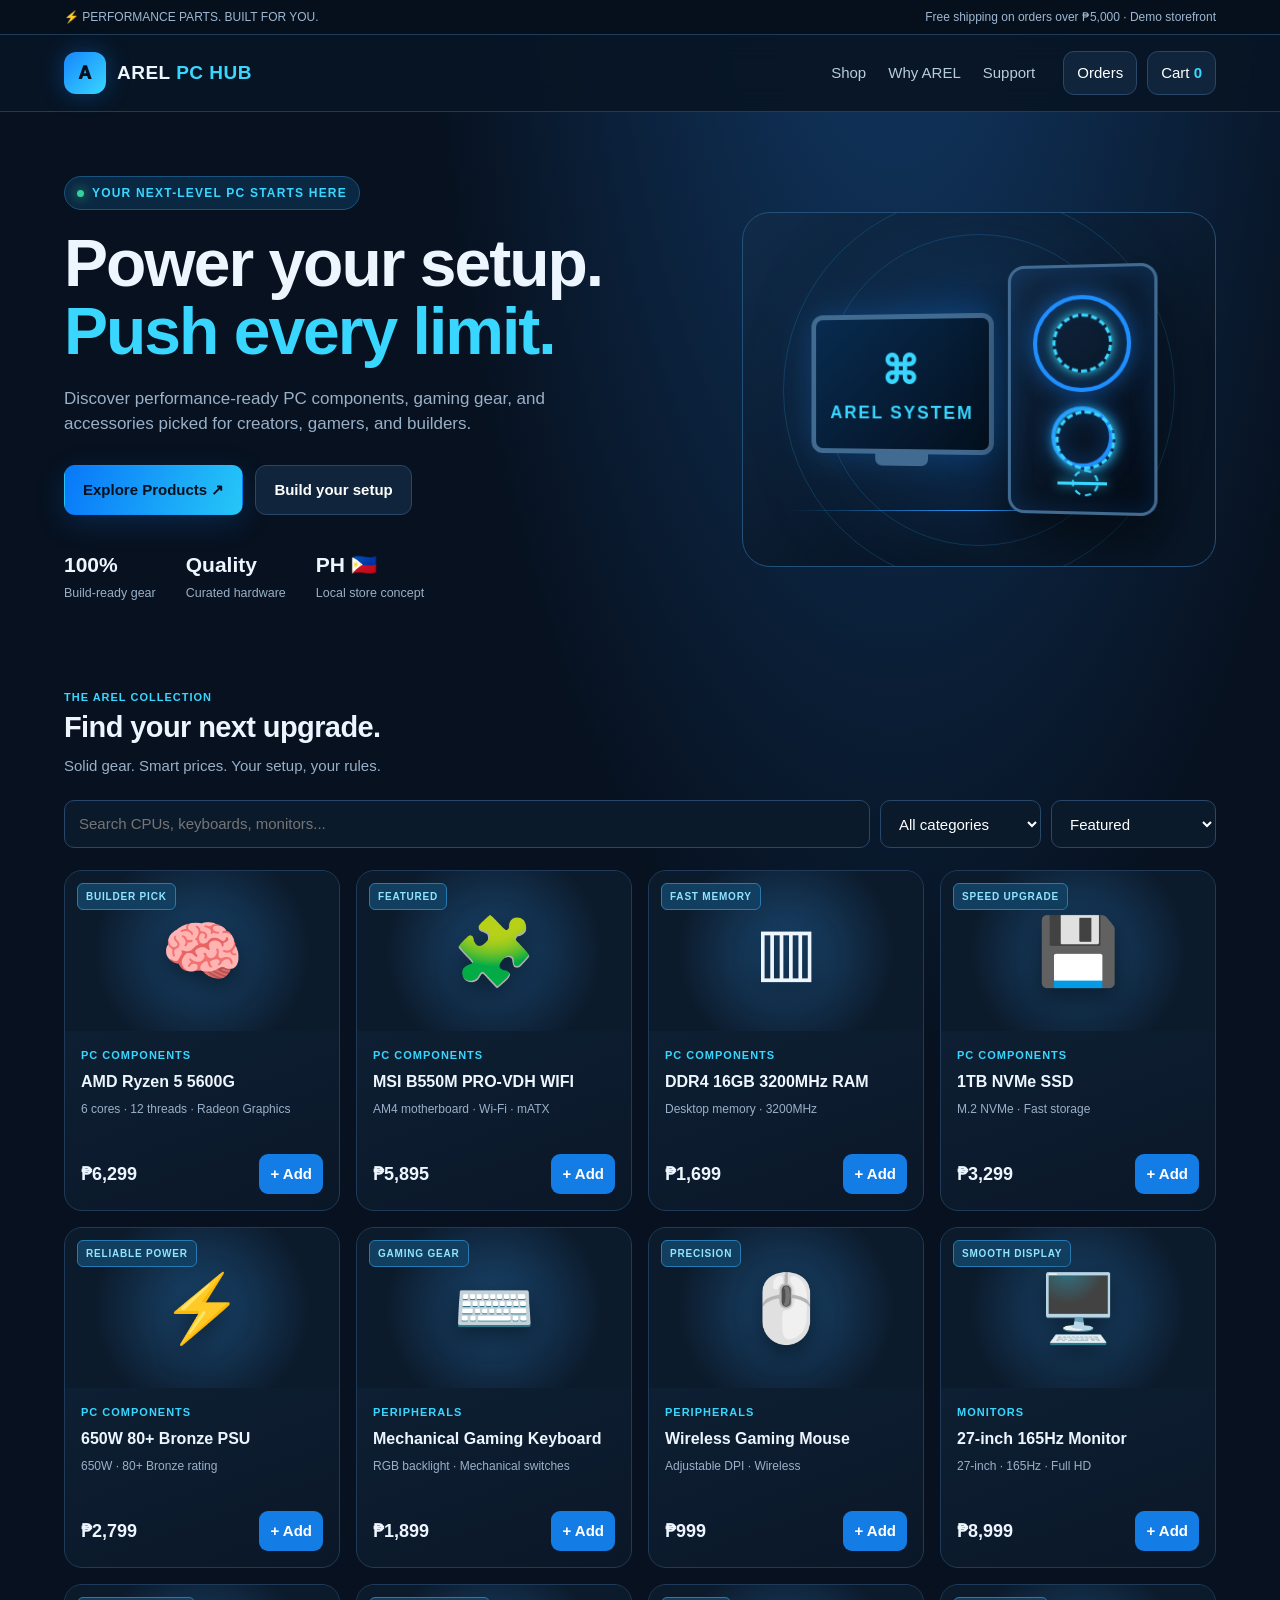
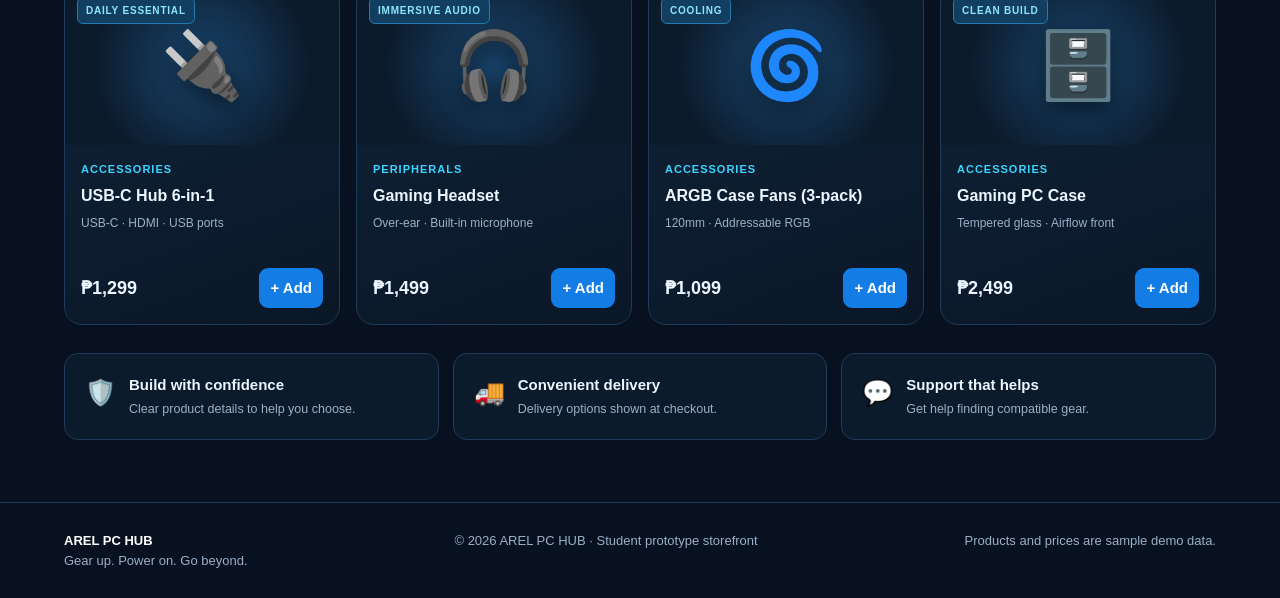
<file: index.html>
<!DOCTYPE html>
<html lang="en">
<head>
<meta charset="UTF-8">
<meta name="viewport" content="width=device-width, initial-scale=1.0">
<title>AREL PC HUB | Computer Store</title>
<style>
:root{--bg:#07111f;--panel:#0d1b2d;--panel2:#10243b;--blue:#1687ff;--cyan:#39d6ff;--text:#edf6ff;--muted:#9ab0c8;--line:#203b59;--green:#35d39a}
*{box-sizing:border-box}html{scroll-behavior:smooth}body{margin:0;background:radial-gradient(ellipse at 70% -10%,#123b69 0,transparent 38%),var(--bg);color:var(--text);font:15px/1.5 Inter,Segoe UI,Arial,sans-serif}button,input,select{font:inherit}button{cursor:pointer}.wrap{max-width:1200px;margin:auto;padding:0 24px}
.topbar{background:#06101c;border-bottom:1px solid var(--line);color:#9eb7d2;font-size:12px;padding:8px 0}.topbar .wrap{display:flex;justify-content:space-between;gap:12px;flex-wrap:wrap}
header{position:sticky;top:0;z-index:10;background:#081525ed;backdrop-filter:blur(14px);border-bottom:1px solid var(--line)}.nav{display:flex;align-items:center;gap:28px;min-height:76px}.brand{display:flex;align-items:center;gap:11px;font-weight:900;letter-spacing:.5px;font-size:19px;white-space:nowrap}.logo{width:42px;height:42px;border-radius:12px;display:grid;place-items:center;background:linear-gradient(135deg,var(--blue),var(--cyan));color:#06101c;font-weight:1000;font-size:18px;box-shadow:0 0 25px #1687ff55}.brand span em{font-style:normal;color:var(--cyan)}.links{display:flex;gap:22px;margin-left:auto}.links a{color:#b8cce0;text-decoration:none}.links a:hover{color:white}.nav-actions{display:flex;gap:10px}.iconbtn{background:#10243b;border:1px solid #294768;color:white;padding:10px 13px;border-radius:11px}.count{color:var(--cyan);font-weight:800}
.hero{padding:64px 0 48px}.hero-grid{display:grid;grid-template-columns:1.15fr .85fr;gap:36px;align-items:center}.eyebrow{display:inline-flex;align-items:center;gap:8px;color:var(--cyan);border:1px solid #1b527e;background:#0b2842;padding:7px 12px;border-radius:100px;font-size:12px;font-weight:800;letter-spacing:1.2px}.dot{width:7px;height:7px;background:var(--green);border-radius:50%;box-shadow:0 0 12px var(--green)}h1{font-size:clamp(40px,5.4vw,66px);line-height:1.03;letter-spacing:-2px;margin:20px 0}h1 span{color:var(--cyan)}.hero p{color:var(--muted);font-size:17px;max-width:560px}.buttons{display:flex;gap:12px;flex-wrap:wrap;margin-top:28px}.primary,.secondary{padding:13px 18px;border-radius:11px;border:1px solid transparent;font-weight:800}.primary{background:linear-gradient(110deg,#0877f9,#26c7f7);color:#03101e;box-shadow:0 8px 30px #1687ff30}.secondary{background:#10243b;border-color:#294768;color:white}.stats{display:flex;gap:30px;margin-top:34px}.stats strong{display:block;font-size:21px}.stats small{color:var(--muted)}.hero-art{position:relative;min-height:355px;border:1px solid #24517a;border-radius:28px;background:linear-gradient(145deg,#102b49,#081525 70%);display:grid;place-items:center;overflow:hidden}.hero-art:before,.hero-art:after{content:"";position:absolute;border:1px solid #278bce40;border-radius:50%;width:310px;height:310px}.hero-art:after{width:390px;height:390px}.glow{position:absolute;width:240px;height:240px;background:#1687ff33;filter:blur(60px);border-radius:50%}.pc-illustration{position:relative;z-index:1;display:flex;align-items:center;gap:14px;transform:perspective(700px) rotateY(-8deg)}.tower{width:145px;height:245px;border:3px solid #426b92;border-radius:16px;background:linear-gradient(135deg,#122a45,#030913);box-shadow:inset 0 0 24px #1687ff30,0 25px 50px #0008;padding:13px;display:flex;flex-direction:column;align-items:center;justify-content:center;gap:14px}.fan{width:95px;height:95px;border:4px solid #1f8eff;border-radius:50%;display:grid;place-items:center;box-shadow:0 0 22px #1687ff88,inset 0 0 22px #1687ff44}.fan:before{content:"";width:52px;height:52px;border-radius:50%;border:3px dashed var(--cyan);box-shadow:0 0 12px var(--cyan)}.light{width:48px;height:3px;background:var(--cyan);box-shadow:0 0 12px var(--cyan)}.monitor{width:190px;height:142px;border:5px solid #426b92;border-radius:12px;background:linear-gradient(135deg,#082b50,#04101e);display:grid;place-items:center;box-shadow:0 0 35px #1687ff44}.screen-content{text-align:center;color:var(--cyan);font-weight:900;font-size:18px;letter-spacing:2px}.screen-content span{display:block;font-size:40px}.stand{width:55px;height:12px;background:#426b92;margin:auto;border-radius:0 0 7px 7px}.deskline{position:absolute;bottom:55px;width:80%;height:1px;background:linear-gradient(90deg,transparent,#279bff,transparent)}
.section{padding:38px 0 62px}.section-head{display:flex;align-items:end;justify-content:space-between;gap:16px;margin-bottom:22px}.section-head h2{font-size:29px;margin:0;letter-spacing:-.6px}.section-head p{margin:6px 0 0;color:var(--muted)}.searchrow{display:flex;gap:10px;flex-wrap:wrap;margin-bottom:22px}.searchrow input,.searchrow select,.checkout-form input,.checkout-form select{background:#0b1a2b;color:white;border:1px solid #294768;border-radius:10px;padding:12px 14px;outline:none}.searchrow input{flex:1;min-width:220px}.searchrow select{min-width:155px}.searchrow input:focus,.checkout-form input:focus{border-color:var(--cyan)}
.products{display:grid;grid-template-columns:repeat(4,1fr);gap:16px}.product{background:linear-gradient(160deg,#10243a,#0a1727);border:1px solid var(--line);border-radius:18px;overflow:hidden;transition:.2s;display:flex;flex-direction:column}.product:hover{transform:translateY(-4px);border-color:#258ce0;box-shadow:0 12px 32px #0004}.product-visual{height:160px;display:grid;place-items:center;background:radial-gradient(circle at center,#1a4770,#0c1b2c 68%);position:relative}.product-visual .emoji{font-size:66px;filter:drop-shadow(0 8px 12px #0008)}.tag{position:absolute;left:12px;top:12px;background:#123f60;border:1px solid #267ab1;color:#8fe5ff;font-size:10px;font-weight:900;letter-spacing:.8px;padding:5px 8px;border-radius:6px}.product-body{padding:16px;display:flex;flex-direction:column;flex:1}.category{color:var(--cyan);font-size:11px;text-transform:uppercase;letter-spacing:1px;font-weight:800}.product h3{font-size:16px;margin:6px 0}.spec{color:var(--muted);font-size:12px;min-height:38px}.price-row{display:flex;align-items:center;justify-content:space-between;gap:8px;margin-top:auto;padding-top:16px}.price{font-size:18px;font-weight:900}.add{border:0;background:#147ce5;color:white;border-radius:9px;padding:9px 11px;font-weight:900}.add:hover{background:#31b6ff;color:#04101e}
.feature-strip{display:grid;grid-template-columns:repeat(3,1fr);gap:14px;margin-top:28px}.feature{padding:20px;border:1px solid var(--line);background:#0c1b2b;border-radius:14px;display:flex;gap:13px}.feature .ficon{font-size:25px}.feature strong{display:block}.feature small{color:var(--muted)}
.overlay{position:fixed;inset:0;background:#020711b8;z-index:30;display:none;justify-content:flex-end}.overlay.show{display:flex}.drawer{width:min(450px,100%);height:100%;overflow:auto;background:#0b1a2a;border-left:1px solid var(--line);padding:24px}.drawer-head{display:flex;justify-content:space-between;align-items:center}.drawer h2{margin:0}.close{background:transparent;border:1px solid var(--line);color:white;border-radius:8px;padding:7px 11px}.cart-item{display:grid;grid-template-columns:1fr auto;gap:8px;padding:16px 0;border-bottom:1px solid var(--line)}.cart-item small{display:block;color:var(--muted)}.qty{display:flex;gap:7px;align-items:center;margin-top:8px}.qty button{background:#173552;color:white;border:1px solid #31577a;border-radius:6px;width:25px;height:25px}.total{display:flex;justify-content:space-between;font-size:19px;font-weight:900;padding:22px 0}.full{width:100%}.empty{color:var(--muted);padding:35px 0;text-align:center}.checkout-form{display:grid;gap:12px;margin-top:20px}.checkout-form label{font-size:12px;color:#b6cce1}.checkout-form input,.checkout-form select{width:100%;margin-top:5px}.notice{display:none;padding:14px;background:#0d3a36;border:1px solid #267f72;color:#a8ffdf;border-radius:10px;margin-top:15px}.notice.show{display:block}.page{display:none}.page.active{display:block}
footer{border-top:1px solid var(--line);padding:28px 0;color:var(--muted);font-size:13px}.footerrow{display:flex;justify-content:space-between;gap:15px;flex-wrap:wrap}.footerrow strong{color:white}
@media(max-width:900px){.hero-grid{grid-template-columns:1fr}.hero-art{min-height:300px}.products{grid-template-columns:repeat(2,1fr)}.links{display:none}.nav{gap:12px}.nav-actions{margin-left:auto}.feature-strip{grid-template-columns:1fr}}
@media(max-width:520px){.wrap{padding:0 15px}.hero{padding-top:42px}.products{grid-template-columns:1fr 1fr;gap:10px}.product-visual{height:120px}.product-visual .emoji{font-size:48px}.product-body{padding:11px}.product h3{font-size:14px}.price{font-size:15px}.add{padding:8px}.stats{gap:18px}.hero-art{min-height:250px}.tower{width:95px;height:175px}.fan{width:65px;height:65px}.fan:before{width:35px;height:35px}.monitor{width:130px;height:105px}.screen-content span{font-size:28px}h1{letter-spacing:-1.4px}}
</style>
</head>
<body>
<div class="topbar"><div class="wrap"><span>⚡ PERFORMANCE PARTS. BUILT FOR YOU.</span><span>Free shipping on orders over ₱5,000 · Demo storefront</span></div></div>
<header><div class="wrap nav">
  <a href="#" class="brand" style="text-decoration:none;color:inherit" onclick="showPage('home');return false"><div class="logo">A</div><span>AREL <em>PC HUB</em></span></a>
  <nav class="links"><a href="#products">Shop</a><a href="#why">Why AREL</a><a href="#footer">Support</a></nav>
  <div class="nav-actions"><button class="iconbtn" onclick="showPage('orders')">Orders</button><button class="iconbtn" onclick="openCart()">Cart <span class="count" id="cartCount">0</span></button></div>
</div></header>
<main id="homePage" class="page active">
<section class="hero"><div class="wrap hero-grid">
  <div><div class="eyebrow"><span class="dot"></span> YOUR NEXT-LEVEL PC STARTS HERE</div><h1>Power your setup.<br><span>Push every limit.</span></h1><p>Discover performance-ready PC components, gaming gear, and accessories picked for creators, gamers, and builders.</p><div class="buttons"><button class="primary" onclick="document.getElementById('products').scrollIntoView({behavior:'smooth'})">Explore Products ↗</button><button class="secondary" onclick="filterCategory('PC Components')">Build your setup</button></div><div class="stats"><div><strong>100%</strong><small>Build-ready gear</small></div><div><strong>Quality</strong><small>Curated hardware</small></div><div><strong>PH 🇵🇭</strong><small>Local store concept</small></div></div></div>
  <div class="hero-art" aria-label="Stylized gaming computer illustration"><div class="glow"></div><div class="pc-illustration"><div><div class="monitor"><div class="screen-content"><span>⌘</span>AREL SYSTEM</div></div><div class="stand"></div></div><div class="tower"><div class="fan"></div><div class="fan" style="width:60px;height:60px"><div style="width:26px;height:26px;border:2px dashed #39d6ff;border-radius:50%"></div></div><div class="light"></div></div></div><div class="deskline"></div></div>
</div></section>
<section class="section" id="products"><div class="wrap">
  <div class="section-head"><div><div class="category">THE AREL COLLECTION</div><h2>Find your next upgrade.</h2><p>Solid gear. Smart prices. Your setup, your rules.</p></div></div>
  <div class="searchrow"><input id="search" placeholder="Search CPUs, keyboards, monitors..." oninput="renderProducts()"><select id="category" onchange="renderProducts()"><option value="All">All categories</option><option>PC Components</option><option>Peripherals</option><option>Monitors</option><option>Accessories</option></select><select id="sort" onchange="renderProducts()"><option value="featured">Featured</option><option value="low">Price: low to high</option><option value="high">Price: high to low</option></select></div>
  <div class="products" id="productGrid"></div>
  <div class="feature-strip" id="why"><div class="feature"><div class="ficon">🛡️</div><div><strong>Build with confidence</strong><small>Clear product details to help you choose.</small></div></div><div class="feature"><div class="ficon">🚚</div><div><strong>Convenient delivery</strong><small>Delivery options shown at checkout.</small></div></div><div class="feature"><div class="ficon">💬</div><div><strong>Support that helps</strong><small>Get help finding compatible gear.</small></div></div></div>
</div></section></main>
<main id="ordersPage" class="page"><section class="section"><div class="wrap"><button class="secondary" onclick="showPage('home')">← Back to shop</button><div class="section-head" style="margin-top:28px"><div><div class="category">ORDER CENTER</div><h2>Your orders</h2><p>Demo orders created during this browser session appear here.</p></div></div><div id="ordersList" class="product" style="padding:20px">No orders yet. Add products to your cart and complete the demo checkout to see an order here.</div></div></section></main>
<footer id="footer"><div class="wrap footerrow"><div><strong>AREL PC HUB</strong><br>Gear up. Power on. Go beyond.</div><div>© 2026 AREL PC HUB · Student prototype storefront</div><div>Products and prices are sample demo data.</div></div></footer>
<div class="overlay" id="cartOverlay" onclick="if(event.target===this)closeCart()"><aside class="drawer"><div class="drawer-head"><h2>Your cart</h2><button class="close" onclick="closeCart()">✕</button></div><div id="cartItems"></div><div class="total"><span>Total</span><span id="cartTotal">₱0</span></div><button class="primary full" onclick="showCheckout()">Proceed to checkout →</button><div id="checkout" style="display:none"><h3>Delivery details</h3><form class="checkout-form" id="checkoutForm"><label>Full name<input name="name" required placeholder="Juan Dela Cruz"></label><label>Email address<input type="email" name="email" required placeholder="you@example.com"></label><label>Delivery address<input name="address" required placeholder="House no., street, city"></label><label>Payment method<select name="payment" required><option value="">Select payment method</option><option>Cash on Delivery</option><option>GCash (demo only)</option><option>Bank Transfer (demo only)</option></select></label><button class="primary full" type="submit">Place demo order</button></form><div id="orderNotice" class="notice"></div></div></aside></div>
<script>
const products=[
{id:1,name:'AMD Ryzen 5 5600G',cat:'PC Components',price:6299,emoji:'🧠',tag:'BUILDER PICK',spec:'6 cores · 12 threads · Radeon Graphics'},
{id:2,name:'MSI B550M PRO-VDH WIFI',cat:'PC Components',price:5895,emoji:'🧩',tag:'FEATURED',spec:'AM4 motherboard · Wi-Fi · mATX'},
{id:3,name:'DDR4 16GB 3200MHz RAM',cat:'PC Components',price:1699,emoji:'▥',tag:'FAST MEMORY',spec:'Desktop memory · 3200MHz'},
{id:4,name:'1TB NVMe SSD',cat:'PC Components',price:3299,emoji:'💾',tag:'SPEED UPGRADE',spec:'M.2 NVMe · Fast storage'},
{id:5,name:'650W 80+ Bronze PSU',cat:'PC Components',price:2799,emoji:'⚡',tag:'RELIABLE POWER',spec:'650W · 80+ Bronze rating'},
{id:6,name:'Mechanical Gaming Keyboard',cat:'Peripherals',price:1899,emoji:'⌨️',tag:'GAMING GEAR',spec:'RGB backlight · Mechanical switches'},
{id:7,name:'Wireless Gaming Mouse',cat:'Peripherals',price:999,emoji:'🖱️',tag:'PRECISION',spec:'Adjustable DPI · Wireless'},
{id:8,name:'27-inch 165Hz Monitor',cat:'Monitors',price:8999,emoji:'🖥️',tag:'SMOOTH DISPLAY',spec:'27-inch · 165Hz · Full HD'},
{id:9,name:'USB-C Hub 6-in-1',cat:'Accessories',price:1299,emoji:'🔌',tag:'DAILY ESSENTIAL',spec:'USB-C · HDMI · USB ports'},
{id:10,name:'Gaming Headset',cat:'Peripherals',price:1499,emoji:'🎧',tag:'IMMERSIVE AUDIO',spec:'Over-ear · Built-in microphone'},
{id:11,name:'ARGB Case Fans (3-pack)',cat:'Accessories',price:1099,emoji:'🌀',tag:'COOLING',spec:'120mm · Addressable RGB'},
{id:12,name:'Gaming PC Case',cat:'Accessories',price:2499,emoji:'🗄️',tag:'CLEAN BUILD',spec:'Tempered glass · Airflow front'}
];
let cart={},orders=[];
const peso=n=>'₱'+n.toLocaleString('en-PH');
function renderProducts(){let q=(document.getElementById('search')?.value||'').toLowerCase(),cat=document.getElementById('category')?.value||'All',sort=document.getElementById('sort')?.value||'featured';let list=products.filter(p=>(cat==='All'||p.cat===cat)&&(p.name+' '+p.cat+' '+p.spec).toLowerCase().includes(q));if(sort==='low')list.sort((a,b)=>a.price-b.price);if(sort==='high')list.sort((a,b)=>b.price-a.price);document.getElementById('productGrid').innerHTML=list.length?list.map(p=>`<article class="product"><div class="product-visual"><span class="tag">${p.tag}</span><div class="emoji">${p.emoji}</div></div><div class="product-body"><div class="category">${p.cat}</div><h3>${p.name}</h3><div class="spec">${p.spec}</div><div class="price-row"><span class="price">${peso(p.price)}</span><button class="add" onclick="addToCart(${p.id})" aria-label="Add ${p.name} to cart">+ Add</button></div></div></article>`).join(''):'<div class="empty">No products found. Try a different search or category.</div>'}
function addToCart(id){cart[id]=(cart[id]||0)+1;updateCart();const b=document.getElementById('cartCount');b.animate([{transform:'scale(1.3)'},{transform:'scale(1)'}],{duration:250})}
function updateCart(){let count=Object.values(cart).reduce((a,b)=>a+b,0);document.getElementById('cartCount').textContent=count;let entries=Object.entries(cart);document.getElementById('cartItems').innerHTML=entries.length?entries.map(([id,qty])=>{let p=products.find(x=>x.id===+id);return `<div class="cart-item"><div><strong>${p.name}</strong><small>${peso(p.price)} each</small><div class="qty"><button onclick="changeQty(${id},-1)">−</button><span>${qty}</span><button onclick="changeQty(${id},1)">+</button><button class="close" onclick="removeItem(${id})">Remove</button></div></div><strong>${peso(p.price*qty)}</strong></div>`}).join(''):'<div class="empty">Your cart is empty.<br>Add something awesome to get started.</div>';document.getElementById('cartTotal').textContent=peso(entries.reduce((sum,[id,q])=>sum+products.find(p=>p.id===+id).price*q,0))}
function changeQty(id,d){cart[id]=(cart[id]||0)+d;if(cart[id]<=0)delete cart[id];updateCart()}function removeItem(id){delete cart[id];updateCart()}
function openCart(){updateCart();document.getElementById('cartOverlay').classList.add('show')}function closeCart(){document.getElementById('cartOverlay').classList.remove('show')}
function showCheckout(){if(!Object.keys(cart).length){alert('Your cart is empty. Add a product first.');return}document.getElementById('checkout').style.display='block';document.getElementById('checkout').scrollIntoView({behavior:'smooth',block:'start'})}
function showPage(name){document.getElementById('homePage').classList.toggle('active',name==='home');document.getElementById('ordersPage').classList.toggle('active',name==='orders');if(name==='orders')renderOrders();window.scrollTo({top:0,behavior:'smooth'})}
function renderOrders(){let el=document.getElementById('ordersList');el.innerHTML=orders.length?orders.map(o=>`<div style="padding:14px 0;border-bottom:1px solid var(--line)"><strong>Order ${o.id}</strong> · ${o.date}<p style="color:var(--muted);margin:5px 0">${o.items}</p><strong>${peso(o.total)}</strong><div style="color:var(--green);font-size:12px">Demo order placed · ${o.payment}</div></div>`).join(''):'No orders yet. Add products to your cart and complete the demo checkout to see an order here.'}
document.getElementById('checkoutForm').addEventListener('submit',e=>{e.preventDefault();if(!Object.keys(cart).length)return;let f=new FormData(e.target),total=Object.entries(cart).reduce((s,[id,q])=>s+products.find(p=>p.id===+id).price*q,0);let items=Object.entries(cart).map(([id,q])=>products.find(p=>p.id===+id).name+' × '+q).join(', ');let id='AR-'+Date.now().toString().slice(-6);orders.unshift({id,date:new Date().toLocaleString(),items,total,payment:f.get('payment'),name:f.get('name'),email:f.get('email'),address:f.get('address')});document.getElementById('orderNotice').innerHTML=`✓ Order <strong>${id}</strong> placed in this demo! Total: <strong>${peso(total)}</strong>. No real payment was processed.`;document.getElementById('orderNotice').classList.add('show');cart={};updateCart();e.target.reset();renderOrders()});
function filterCategory(cat){document.getElementById('category').value=cat;renderProducts();document.getElementById('products').scrollIntoView({behavior:'smooth'})}
renderProducts();updateCart();
</script>
</body></html>
</file>
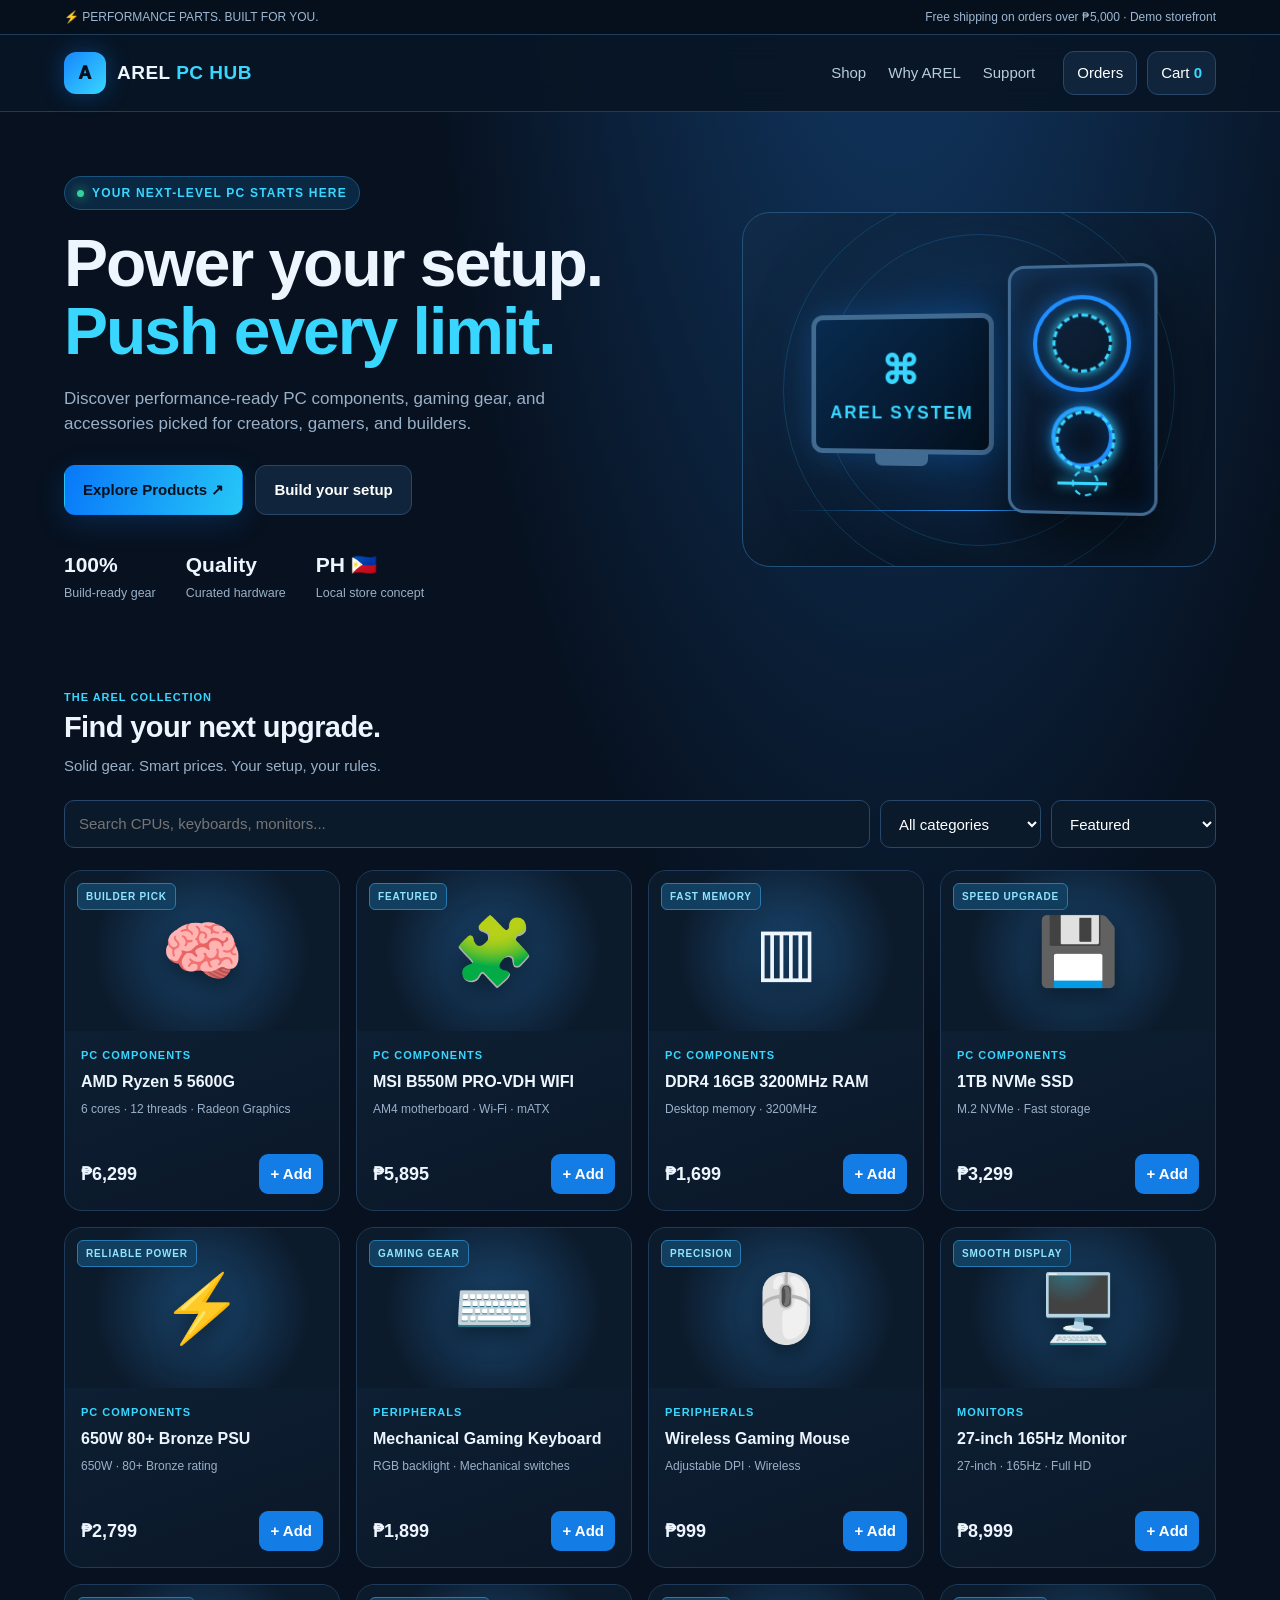
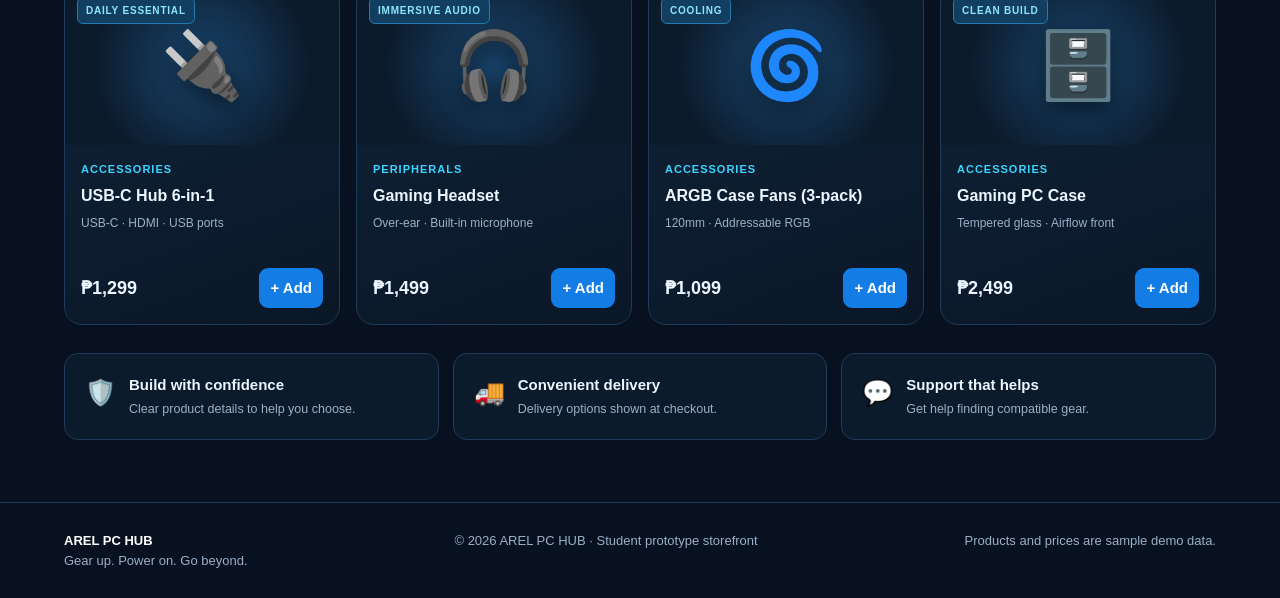
<file: arel_pc_hub.html>
<!DOCTYPE html>
<html lang="en">
<head>
<meta charset="UTF-8">
<meta name="viewport" content="width=device-width, initial-scale=1.0">
<title>AREL PC HUB | Computer Store</title>
<style>
:root{--bg:#07111f;--panel:#0d1b2d;--panel2:#10243b;--blue:#1687ff;--cyan:#39d6ff;--text:#edf6ff;--muted:#9ab0c8;--line:#203b59;--green:#35d39a}
*{box-sizing:border-box}html{scroll-behavior:smooth}body{margin:0;background:radial-gradient(ellipse at 70% -10%,#123b69 0,transparent 38%),var(--bg);color:var(--text);font:15px/1.5 Inter,Segoe UI,Arial,sans-serif}button,input,select{font:inherit}button{cursor:pointer}.wrap{max-width:1200px;margin:auto;padding:0 24px}
.topbar{background:#06101c;border-bottom:1px solid var(--line);color:#9eb7d2;font-size:12px;padding:8px 0}.topbar .wrap{display:flex;justify-content:space-between;gap:12px;flex-wrap:wrap}
header{position:sticky;top:0;z-index:10;background:#081525ed;backdrop-filter:blur(14px);border-bottom:1px solid var(--line)}.nav{display:flex;align-items:center;gap:28px;min-height:76px}.brand{display:flex;align-items:center;gap:11px;font-weight:900;letter-spacing:.5px;font-size:19px;white-space:nowrap}.logo{width:42px;height:42px;border-radius:12px;display:grid;place-items:center;background:linear-gradient(135deg,var(--blue),var(--cyan));color:#06101c;font-weight:1000;font-size:18px;box-shadow:0 0 25px #1687ff55}.brand span em{font-style:normal;color:var(--cyan)}.links{display:flex;gap:22px;margin-left:auto}.links a{color:#b8cce0;text-decoration:none}.links a:hover{color:white}.nav-actions{display:flex;gap:10px}.iconbtn{background:#10243b;border:1px solid #294768;color:white;padding:10px 13px;border-radius:11px}.count{color:var(--cyan);font-weight:800}
.hero{padding:64px 0 48px}.hero-grid{display:grid;grid-template-columns:1.15fr .85fr;gap:36px;align-items:center}.eyebrow{display:inline-flex;align-items:center;gap:8px;color:var(--cyan);border:1px solid #1b527e;background:#0b2842;padding:7px 12px;border-radius:100px;font-size:12px;font-weight:800;letter-spacing:1.2px}.dot{width:7px;height:7px;background:var(--green);border-radius:50%;box-shadow:0 0 12px var(--green)}h1{font-size:clamp(40px,5.4vw,66px);line-height:1.03;letter-spacing:-2px;margin:20px 0}h1 span{color:var(--cyan)}.hero p{color:var(--muted);font-size:17px;max-width:560px}.buttons{display:flex;gap:12px;flex-wrap:wrap;margin-top:28px}.primary,.secondary{padding:13px 18px;border-radius:11px;border:1px solid transparent;font-weight:800}.primary{background:linear-gradient(110deg,#0877f9,#26c7f7);color:#03101e;box-shadow:0 8px 30px #1687ff30}.secondary{background:#10243b;border-color:#294768;color:white}.stats{display:flex;gap:30px;margin-top:34px}.stats strong{display:block;font-size:21px}.stats small{color:var(--muted)}.hero-art{position:relative;min-height:355px;border:1px solid #24517a;border-radius:28px;background:linear-gradient(145deg,#102b49,#081525 70%);display:grid;place-items:center;overflow:hidden}.hero-art:before,.hero-art:after{content:"";position:absolute;border:1px solid #278bce40;border-radius:50%;width:310px;height:310px}.hero-art:after{width:390px;height:390px}.glow{position:absolute;width:240px;height:240px;background:#1687ff33;filter:blur(60px);border-radius:50%}.pc-illustration{position:relative;z-index:1;display:flex;align-items:center;gap:14px;transform:perspective(700px) rotateY(-8deg)}.tower{width:145px;height:245px;border:3px solid #426b92;border-radius:16px;background:linear-gradient(135deg,#122a45,#030913);box-shadow:inset 0 0 24px #1687ff30,0 25px 50px #0008;padding:13px;display:flex;flex-direction:column;align-items:center;justify-content:center;gap:14px}.fan{width:95px;height:95px;border:4px solid #1f8eff;border-radius:50%;display:grid;place-items:center;box-shadow:0 0 22px #1687ff88,inset 0 0 22px #1687ff44}.fan:before{content:"";width:52px;height:52px;border-radius:50%;border:3px dashed var(--cyan);box-shadow:0 0 12px var(--cyan)}.light{width:48px;height:3px;background:var(--cyan);box-shadow:0 0 12px var(--cyan)}.monitor{width:190px;height:142px;border:5px solid #426b92;border-radius:12px;background:linear-gradient(135deg,#082b50,#04101e);display:grid;place-items:center;box-shadow:0 0 35px #1687ff44}.screen-content{text-align:center;color:var(--cyan);font-weight:900;font-size:18px;letter-spacing:2px}.screen-content span{display:block;font-size:40px}.stand{width:55px;height:12px;background:#426b92;margin:auto;border-radius:0 0 7px 7px}.deskline{position:absolute;bottom:55px;width:80%;height:1px;background:linear-gradient(90deg,transparent,#279bff,transparent)}
.section{padding:38px 0 62px}.section-head{display:flex;align-items:end;justify-content:space-between;gap:16px;margin-bottom:22px}.section-head h2{font-size:29px;margin:0;letter-spacing:-.6px}.section-head p{margin:6px 0 0;color:var(--muted)}.searchrow{display:flex;gap:10px;flex-wrap:wrap;margin-bottom:22px}.searchrow input,.searchrow select,.checkout-form input,.checkout-form select{background:#0b1a2b;color:white;border:1px solid #294768;border-radius:10px;padding:12px 14px;outline:none}.searchrow input{flex:1;min-width:220px}.searchrow select{min-width:155px}.searchrow input:focus,.checkout-form input:focus{border-color:var(--cyan)}
.products{display:grid;grid-template-columns:repeat(4,1fr);gap:16px}.product{background:linear-gradient(160deg,#10243a,#0a1727);border:1px solid var(--line);border-radius:18px;overflow:hidden;transition:.2s;display:flex;flex-direction:column}.product:hover{transform:translateY(-4px);border-color:#258ce0;box-shadow:0 12px 32px #0004}.product-visual{height:160px;display:grid;place-items:center;background:radial-gradient(circle at center,#1a4770,#0c1b2c 68%);position:relative}.product-visual .emoji{font-size:66px;filter:drop-shadow(0 8px 12px #0008)}.tag{position:absolute;left:12px;top:12px;background:#123f60;border:1px solid #267ab1;color:#8fe5ff;font-size:10px;font-weight:900;letter-spacing:.8px;padding:5px 8px;border-radius:6px}.product-body{padding:16px;display:flex;flex-direction:column;flex:1}.category{color:var(--cyan);font-size:11px;text-transform:uppercase;letter-spacing:1px;font-weight:800}.product h3{font-size:16px;margin:6px 0}.spec{color:var(--muted);font-size:12px;min-height:38px}.price-row{display:flex;align-items:center;justify-content:space-between;gap:8px;margin-top:auto;padding-top:16px}.price{font-size:18px;font-weight:900}.add{border:0;background:#147ce5;color:white;border-radius:9px;padding:9px 11px;font-weight:900}.add:hover{background:#31b6ff;color:#04101e}
.feature-strip{display:grid;grid-template-columns:repeat(3,1fr);gap:14px;margin-top:28px}.feature{padding:20px;border:1px solid var(--line);background:#0c1b2b;border-radius:14px;display:flex;gap:13px}.feature .ficon{font-size:25px}.feature strong{display:block}.feature small{color:var(--muted)}
.overlay{position:fixed;inset:0;background:#020711b8;z-index:30;display:none;justify-content:flex-end}.overlay.show{display:flex}.drawer{width:min(450px,100%);height:100%;overflow:auto;background:#0b1a2a;border-left:1px solid var(--line);padding:24px}.drawer-head{display:flex;justify-content:space-between;align-items:center}.drawer h2{margin:0}.close{background:transparent;border:1px solid var(--line);color:white;border-radius:8px;padding:7px 11px}.cart-item{display:grid;grid-template-columns:1fr auto;gap:8px;padding:16px 0;border-bottom:1px solid var(--line)}.cart-item small{display:block;color:var(--muted)}.qty{display:flex;gap:7px;align-items:center;margin-top:8px}.qty button{background:#173552;color:white;border:1px solid #31577a;border-radius:6px;width:25px;height:25px}.total{display:flex;justify-content:space-between;font-size:19px;font-weight:900;padding:22px 0}.full{width:100%}.empty{color:var(--muted);padding:35px 0;text-align:center}.checkout-form{display:grid;gap:12px;margin-top:20px}.checkout-form label{font-size:12px;color:#b6cce1}.checkout-form input,.checkout-form select{width:100%;margin-top:5px}.notice{display:none;padding:14px;background:#0d3a36;border:1px solid #267f72;color:#a8ffdf;border-radius:10px;margin-top:15px}.notice.show{display:block}.page{display:none}.page.active{display:block}
footer{border-top:1px solid var(--line);padding:28px 0;color:var(--muted);font-size:13px}.footerrow{display:flex;justify-content:space-between;gap:15px;flex-wrap:wrap}.footerrow strong{color:white}
@media(max-width:900px){.hero-grid{grid-template-columns:1fr}.hero-art{min-height:300px}.products{grid-template-columns:repeat(2,1fr)}.links{display:none}.nav{gap:12px}.nav-actions{margin-left:auto}.feature-strip{grid-template-columns:1fr}}
@media(max-width:520px){.wrap{padding:0 15px}.hero{padding-top:42px}.products{grid-template-columns:1fr 1fr;gap:10px}.product-visual{height:120px}.product-visual .emoji{font-size:48px}.product-body{padding:11px}.product h3{font-size:14px}.price{font-size:15px}.add{padding:8px}.stats{gap:18px}.hero-art{min-height:250px}.tower{width:95px;height:175px}.fan{width:65px;height:65px}.fan:before{width:35px;height:35px}.monitor{width:130px;height:105px}.screen-content span{font-size:28px}h1{letter-spacing:-1.4px}}
</style>
</head>
<body>
<div class="topbar"><div class="wrap"><span>⚡ PERFORMANCE PARTS. BUILT FOR YOU.</span><span>Free shipping on orders over ₱5,000 · Demo storefront</span></div></div>
<header><div class="wrap nav">
  <a href="#" class="brand" style="text-decoration:none;color:inherit" onclick="showPage('home');return false"><div class="logo">A</div><span>AREL <em>PC HUB</em></span></a>
  <nav class="links"><a href="#products">Shop</a><a href="#why">Why AREL</a><a href="#footer">Support</a></nav>
  <div class="nav-actions"><button class="iconbtn" onclick="showPage('orders')">Orders</button><button class="iconbtn" onclick="openCart()">Cart <span class="count" id="cartCount">0</span></button></div>
</div></header>
<main id="homePage" class="page active">
<section class="hero"><div class="wrap hero-grid">
  <div><div class="eyebrow"><span class="dot"></span> YOUR NEXT-LEVEL PC STARTS HERE</div><h1>Power your setup.<br><span>Push every limit.</span></h1><p>Discover performance-ready PC components, gaming gear, and accessories picked for creators, gamers, and builders.</p><div class="buttons"><button class="primary" onclick="document.getElementById('products').scrollIntoView({behavior:'smooth'})">Explore Products ↗</button><button class="secondary" onclick="filterCategory('PC Components')">Build your setup</button></div><div class="stats"><div><strong>100%</strong><small>Build-ready gear</small></div><div><strong>Quality</strong><small>Curated hardware</small></div><div><strong>PH 🇵🇭</strong><small>Local store concept</small></div></div></div>
  <div class="hero-art" aria-label="Stylized gaming computer illustration"><div class="glow"></div><div class="pc-illustration"><div><div class="monitor"><div class="screen-content"><span>⌘</span>AREL SYSTEM</div></div><div class="stand"></div></div><div class="tower"><div class="fan"></div><div class="fan" style="width:60px;height:60px"><div style="width:26px;height:26px;border:2px dashed #39d6ff;border-radius:50%"></div></div><div class="light"></div></div></div><div class="deskline"></div></div>
</div></section>
<section class="section" id="products"><div class="wrap">
  <div class="section-head"><div><div class="category">THE AREL COLLECTION</div><h2>Find your next upgrade.</h2><p>Solid gear. Smart prices. Your setup, your rules.</p></div></div>
  <div class="searchrow"><input id="search" placeholder="Search CPUs, keyboards, monitors..." oninput="renderProducts()"><select id="category" onchange="renderProducts()"><option value="All">All categories</option><option>PC Components</option><option>Peripherals</option><option>Monitors</option><option>Accessories</option></select><select id="sort" onchange="renderProducts()"><option value="featured">Featured</option><option value="low">Price: low to high</option><option value="high">Price: high to low</option></select></div>
  <div class="products" id="productGrid"></div>
  <div class="feature-strip" id="why"><div class="feature"><div class="ficon">🛡️</div><div><strong>Build with confidence</strong><small>Clear product details to help you choose.</small></div></div><div class="feature"><div class="ficon">🚚</div><div><strong>Convenient delivery</strong><small>Delivery options shown at checkout.</small></div></div><div class="feature"><div class="ficon">💬</div><div><strong>Support that helps</strong><small>Get help finding compatible gear.</small></div></div></div>
</div></section></main>
<main id="ordersPage" class="page"><section class="section"><div class="wrap"><button class="secondary" onclick="showPage('home')">← Back to shop</button><div class="section-head" style="margin-top:28px"><div><div class="category">ORDER CENTER</div><h2>Your orders</h2><p>Demo orders created during this browser session appear here.</p></div></div><div id="ordersList" class="product" style="padding:20px">No orders yet. Add products to your cart and complete the demo checkout to see an order here.</div></div></section></main>
<footer id="footer"><div class="wrap footerrow"><div><strong>AREL PC HUB</strong><br>Gear up. Power on. Go beyond.</div><div>© 2026 AREL PC HUB · Student prototype storefront</div><div>Products and prices are sample demo data.</div></div></footer>
<div class="overlay" id="cartOverlay" onclick="if(event.target===this)closeCart()"><aside class="drawer"><div class="drawer-head"><h2>Your cart</h2><button class="close" onclick="closeCart()">✕</button></div><div id="cartItems"></div><div class="total"><span>Total</span><span id="cartTotal">₱0</span></div><button class="primary full" onclick="showCheckout()">Proceed to checkout →</button><div id="checkout" style="display:none"><h3>Delivery details</h3><form class="checkout-form" id="checkoutForm"><label>Full name<input name="name" required placeholder="Juan Dela Cruz"></label><label>Email address<input type="email" name="email" required placeholder="you@example.com"></label><label>Delivery address<input name="address" required placeholder="House no., street, city"></label><label>Payment method<select name="payment" required><option value="">Select payment method</option><option>Cash on Delivery</option><option>GCash (demo only)</option><option>Bank Transfer (demo only)</option></select></label><button class="primary full" type="submit">Place demo order</button></form><div id="orderNotice" class="notice"></div></div></aside></div>
<script>
const products=[
{id:1,name:'AMD Ryzen 5 5600G',cat:'PC Components',price:6299,emoji:'🧠',tag:'BUILDER PICK',spec:'6 cores · 12 threads · Radeon Graphics'},
{id:2,name:'MSI B550M PRO-VDH WIFI',cat:'PC Components',price:5895,emoji:'🧩',tag:'FEATURED',spec:'AM4 motherboard · Wi-Fi · mATX'},
{id:3,name:'DDR4 16GB 3200MHz RAM',cat:'PC Components',price:1699,emoji:'▥',tag:'FAST MEMORY',spec:'Desktop memory · 3200MHz'},
{id:4,name:'1TB NVMe SSD',cat:'PC Components',price:3299,emoji:'💾',tag:'SPEED UPGRADE',spec:'M.2 NVMe · Fast storage'},
{id:5,name:'650W 80+ Bronze PSU',cat:'PC Components',price:2799,emoji:'⚡',tag:'RELIABLE POWER',spec:'650W · 80+ Bronze rating'},
{id:6,name:'Mechanical Gaming Keyboard',cat:'Peripherals',price:1899,emoji:'⌨️',tag:'GAMING GEAR',spec:'RGB backlight · Mechanical switches'},
{id:7,name:'Wireless Gaming Mouse',cat:'Peripherals',price:999,emoji:'🖱️',tag:'PRECISION',spec:'Adjustable DPI · Wireless'},
{id:8,name:'27-inch 165Hz Monitor',cat:'Monitors',price:8999,emoji:'🖥️',tag:'SMOOTH DISPLAY',spec:'27-inch · 165Hz · Full HD'},
{id:9,name:'USB-C Hub 6-in-1',cat:'Accessories',price:1299,emoji:'🔌',tag:'DAILY ESSENTIAL',spec:'USB-C · HDMI · USB ports'},
{id:10,name:'Gaming Headset',cat:'Peripherals',price:1499,emoji:'🎧',tag:'IMMERSIVE AUDIO',spec:'Over-ear · Built-in microphone'},
{id:11,name:'ARGB Case Fans (3-pack)',cat:'Accessories',price:1099,emoji:'🌀',tag:'COOLING',spec:'120mm · Addressable RGB'},
{id:12,name:'Gaming PC Case',cat:'Accessories',price:2499,emoji:'🗄️',tag:'CLEAN BUILD',spec:'Tempered glass · Airflow front'}
];
let cart={},orders=[];
const peso=n=>'₱'+n.toLocaleString('en-PH');
function renderProducts(){let q=(document.getElementById('search')?.value||'').toLowerCase(),cat=document.getElementById('category')?.value||'All',sort=document.getElementById('sort')?.value||'featured';let list=products.filter(p=>(cat==='All'||p.cat===cat)&&(p.name+' '+p.cat+' '+p.spec).toLowerCase().includes(q));if(sort==='low')list.sort((a,b)=>a.price-b.price);if(sort==='high')list.sort((a,b)=>b.price-a.price);document.getElementById('productGrid').innerHTML=list.length?list.map(p=>`<article class="product"><div class="product-visual"><span class="tag">${p.tag}</span><div class="emoji">${p.emoji}</div></div><div class="product-body"><div class="category">${p.cat}</div><h3>${p.name}</h3><div class="spec">${p.spec}</div><div class="price-row"><span class="price">${peso(p.price)}</span><button class="add" onclick="addToCart(${p.id})" aria-label="Add ${p.name} to cart">+ Add</button></div></div></article>`).join(''):'<div class="empty">No products found. Try a different search or category.</div>'}
function addToCart(id){cart[id]=(cart[id]||0)+1;updateCart();const b=document.getElementById('cartCount');b.animate([{transform:'scale(1.3)'},{transform:'scale(1)'}],{duration:250})}
function updateCart(){let count=Object.values(cart).reduce((a,b)=>a+b,0);document.getElementById('cartCount').textContent=count;let entries=Object.entries(cart);document.getElementById('cartItems').innerHTML=entries.length?entries.map(([id,qty])=>{let p=products.find(x=>x.id===+id);return `<div class="cart-item"><div><strong>${p.name}</strong><small>${peso(p.price)} each</small><div class="qty"><button onclick="changeQty(${id},-1)">−</button><span>${qty}</span><button onclick="changeQty(${id},1)">+</button><button class="close" onclick="removeItem(${id})">Remove</button></div></div><strong>${peso(p.price*qty)}</strong></div>`}).join(''):'<div class="empty">Your cart is empty.<br>Add something awesome to get started.</div>';document.getElementById('cartTotal').textContent=peso(entries.reduce((sum,[id,q])=>sum+products.find(p=>p.id===+id).price*q,0))}
function changeQty(id,d){cart[id]=(cart[id]||0)+d;if(cart[id]<=0)delete cart[id];updateCart()}function removeItem(id){delete cart[id];updateCart()}
function openCart(){updateCart();document.getElementById('cartOverlay').classList.add('show')}function closeCart(){document.getElementById('cartOverlay').classList.remove('show')}
function showCheckout(){if(!Object.keys(cart).length){alert('Your cart is empty. Add a product first.');return}document.getElementById('checkout').style.display='block';document.getElementById('checkout').scrollIntoView({behavior:'smooth',block:'start'})}
function showPage(name){document.getElementById('homePage').classList.toggle('active',name==='home');document.getElementById('ordersPage').classList.toggle('active',name==='orders');if(name==='orders')renderOrders();window.scrollTo({top:0,behavior:'smooth'})}
function renderOrders(){let el=document.getElementById('ordersList');el.innerHTML=orders.length?orders.map(o=>`<div style="padding:14px 0;border-bottom:1px solid var(--line)"><strong>Order ${o.id}</strong> · ${o.date}<p style="color:var(--muted);margin:5px 0">${o.items}</p><strong>${peso(o.total)}</strong><div style="color:var(--green);font-size:12px">Demo order placed · ${o.payment}</div></div>`).join(''):'No orders yet. Add products to your cart and complete the demo checkout to see an order here.'}
document.getElementById('checkoutForm').addEventListener('submit',e=>{e.preventDefault();if(!Object.keys(cart).length)return;let f=new FormData(e.target),total=Object.entries(cart).reduce((s,[id,q])=>s+products.find(p=>p.id===+id).price*q,0);let items=Object.entries(cart).map(([id,q])=>products.find(p=>p.id===+id).name+' × '+q).join(', ');let id='AR-'+Date.now().toString().slice(-6);orders.unshift({id,date:new Date().toLocaleString(),items,total,payment:f.get('payment'),name:f.get('name'),email:f.get('email'),address:f.get('address')});document.getElementById('orderNotice').innerHTML=`✓ Order <strong>${id}</strong> placed in this demo! Total: <strong>${peso(total)}</strong>. No real payment was processed.`;document.getElementById('orderNotice').classList.add('show');cart={};updateCart();e.target.reset();renderOrders()});
function filterCategory(cat){document.getElementById('category').value=cat;renderProducts();document.getElementById('products').scrollIntoView({behavior:'smooth'})}
renderProducts();updateCart();
</script>
</body></html>
</file>
